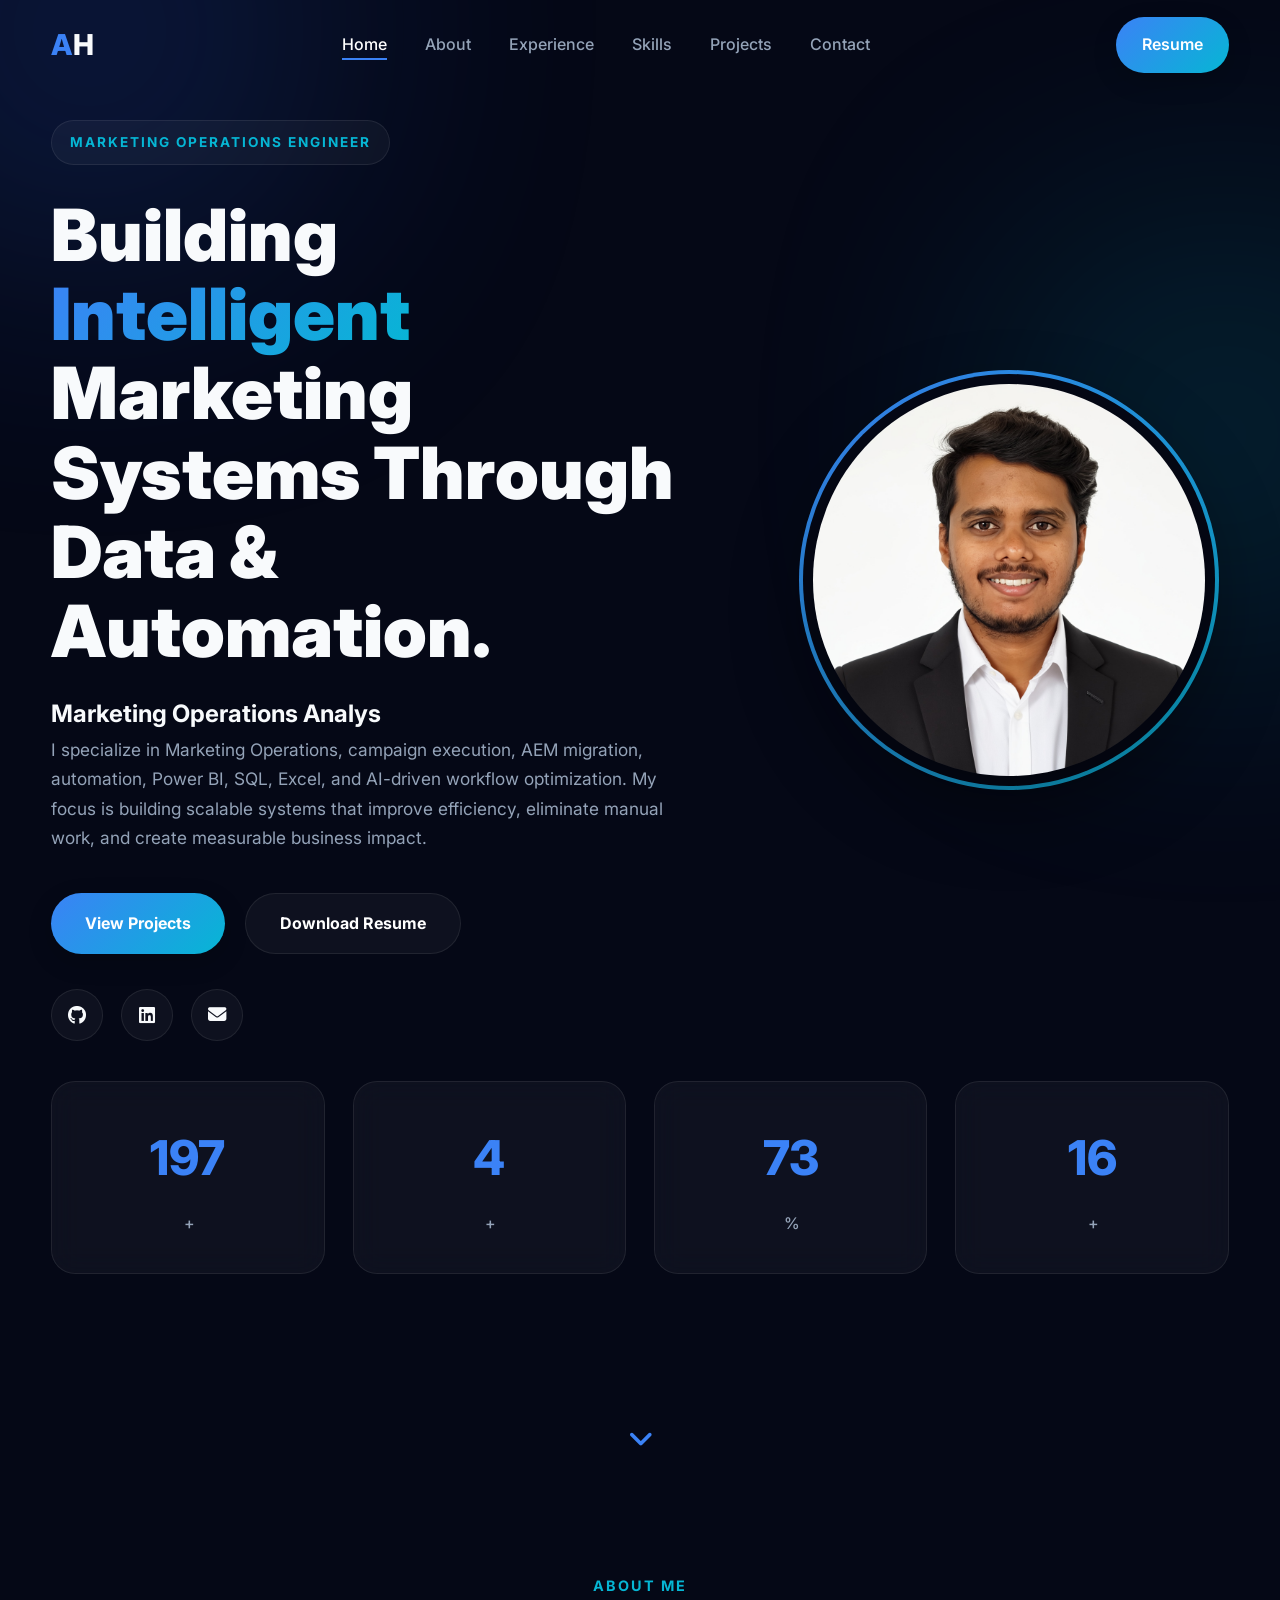
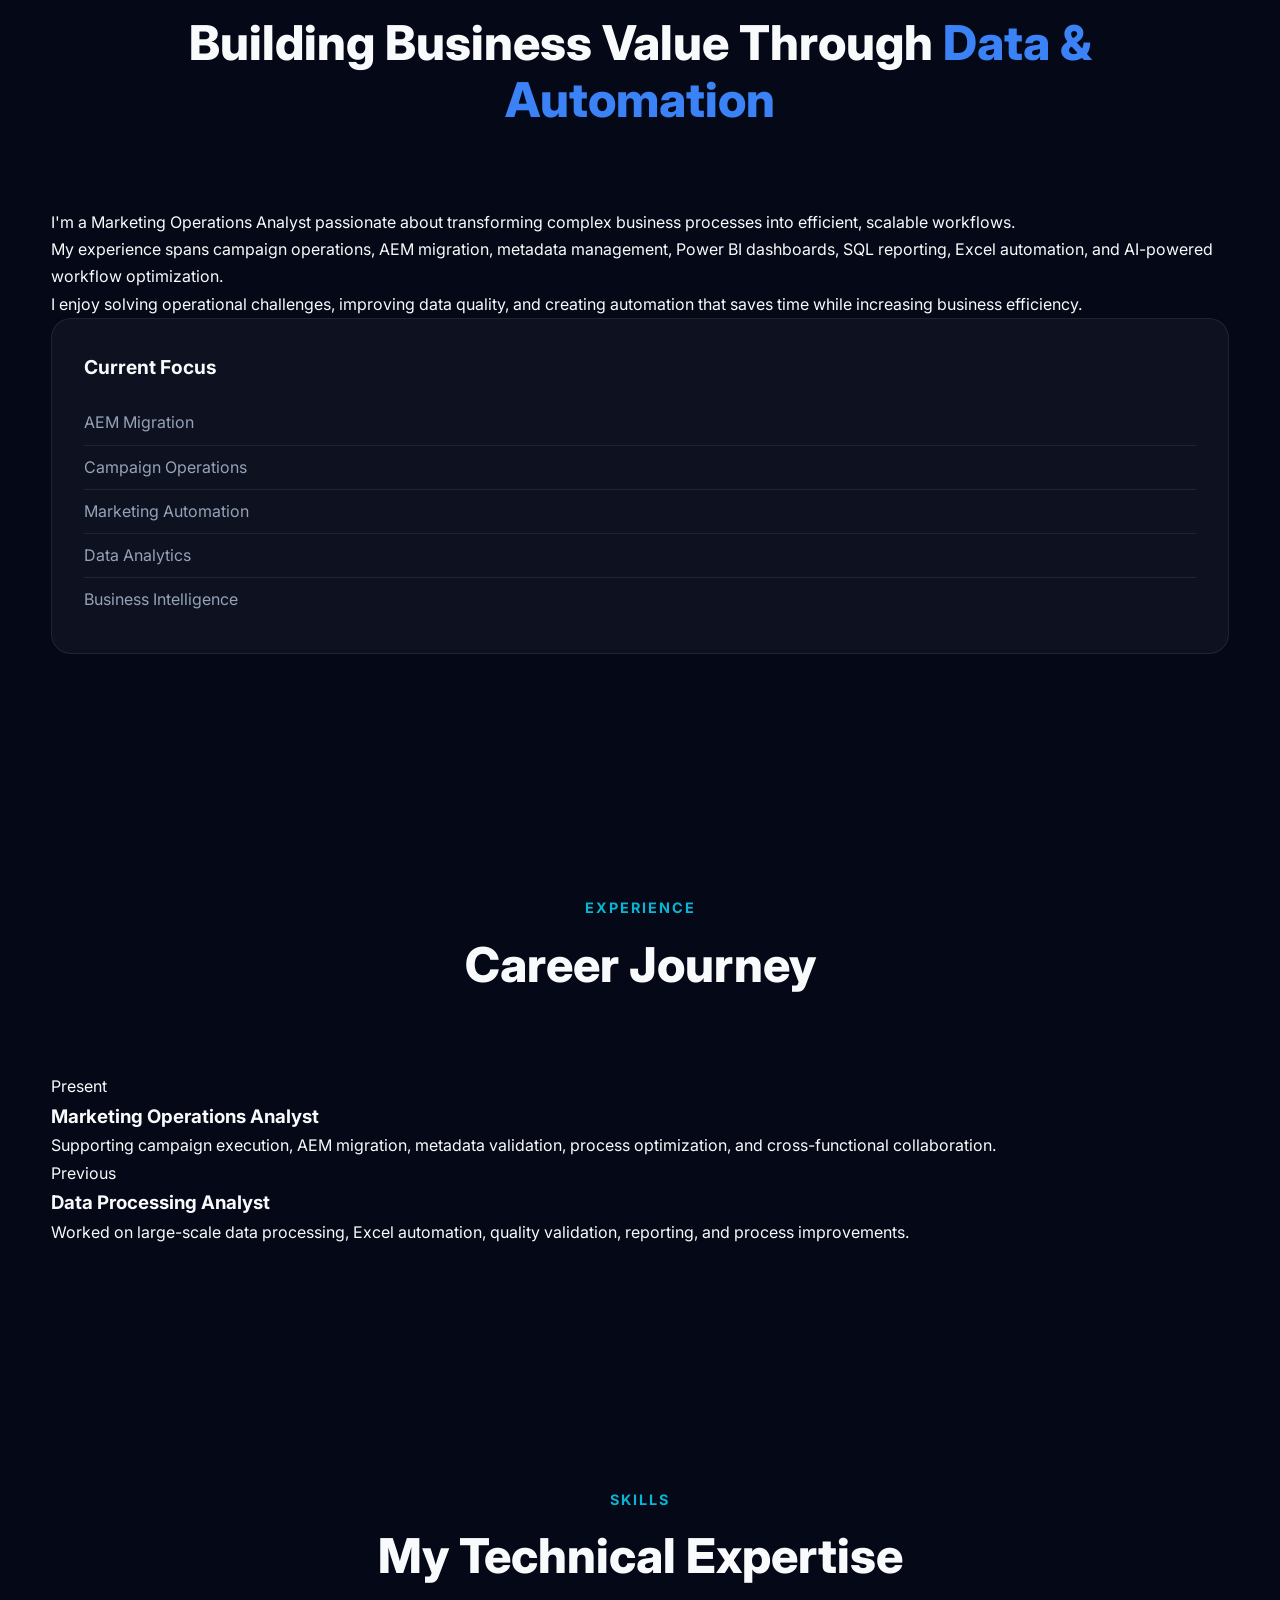
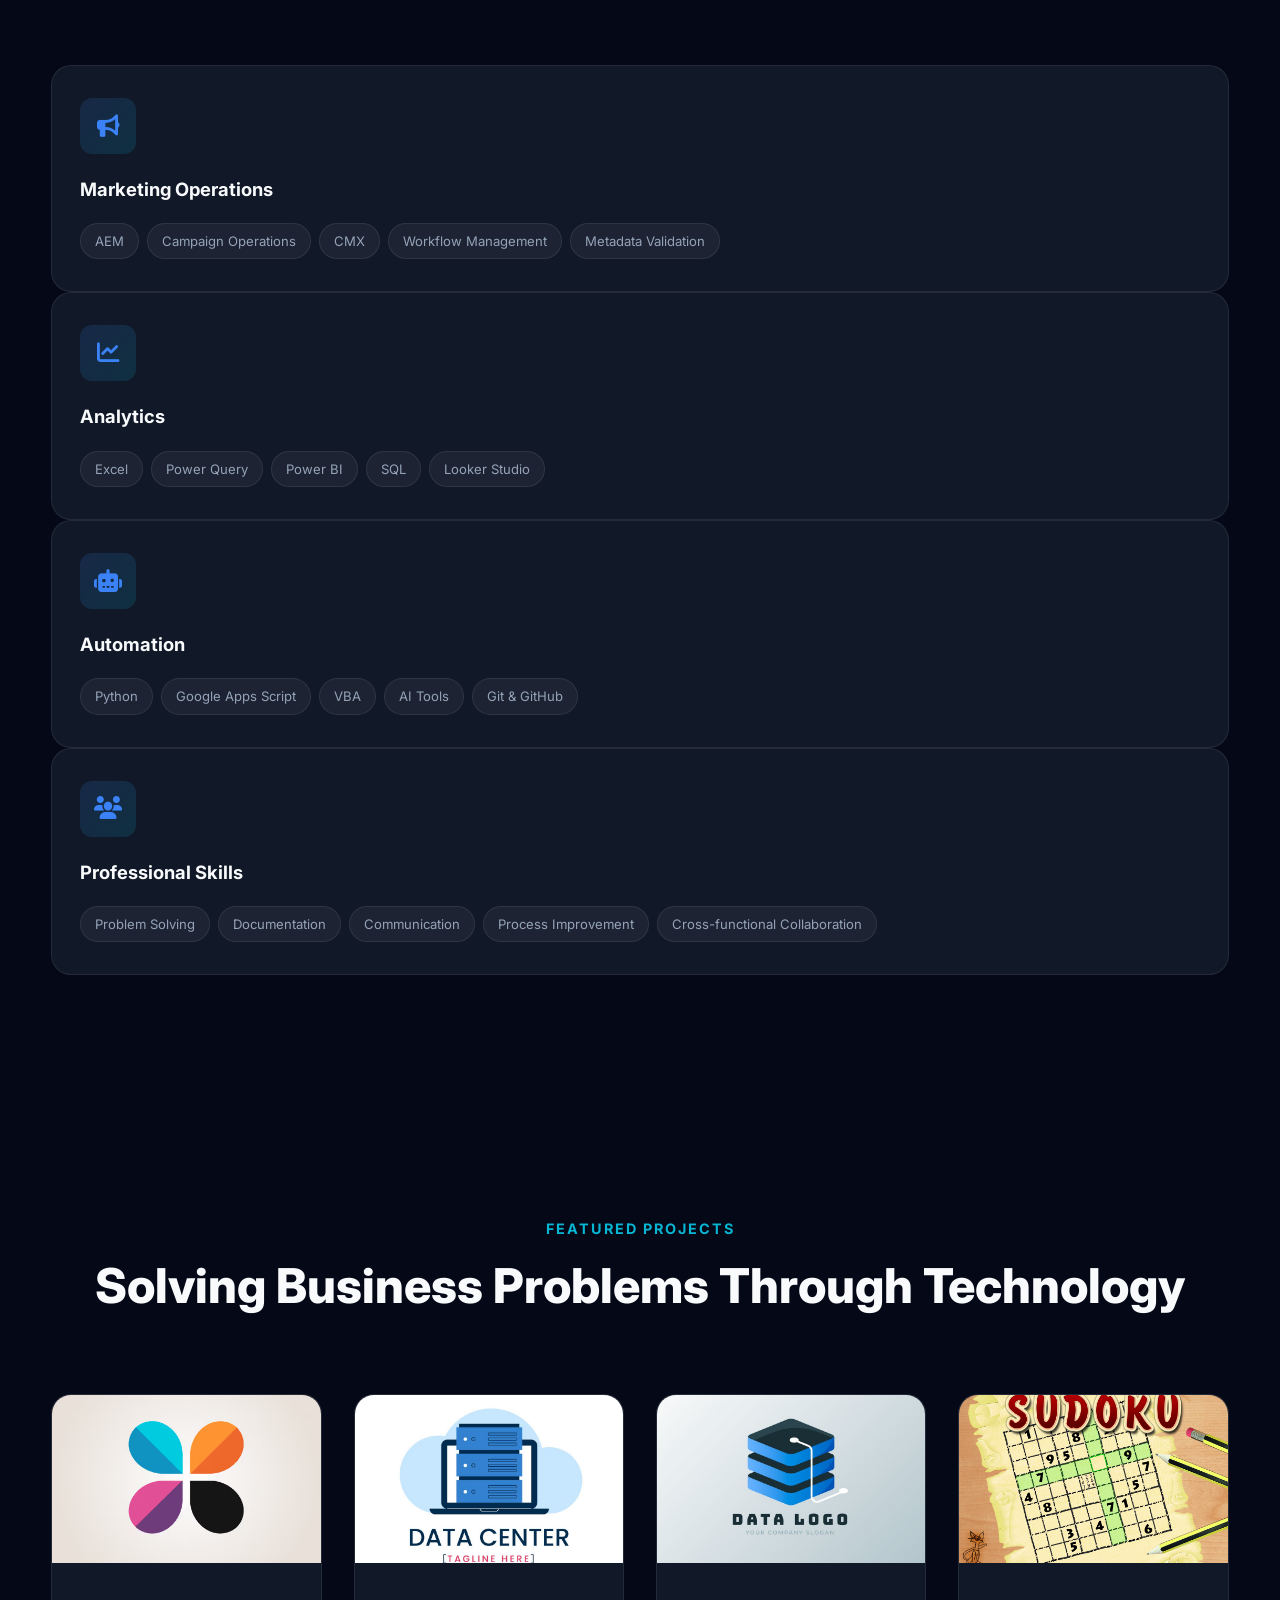
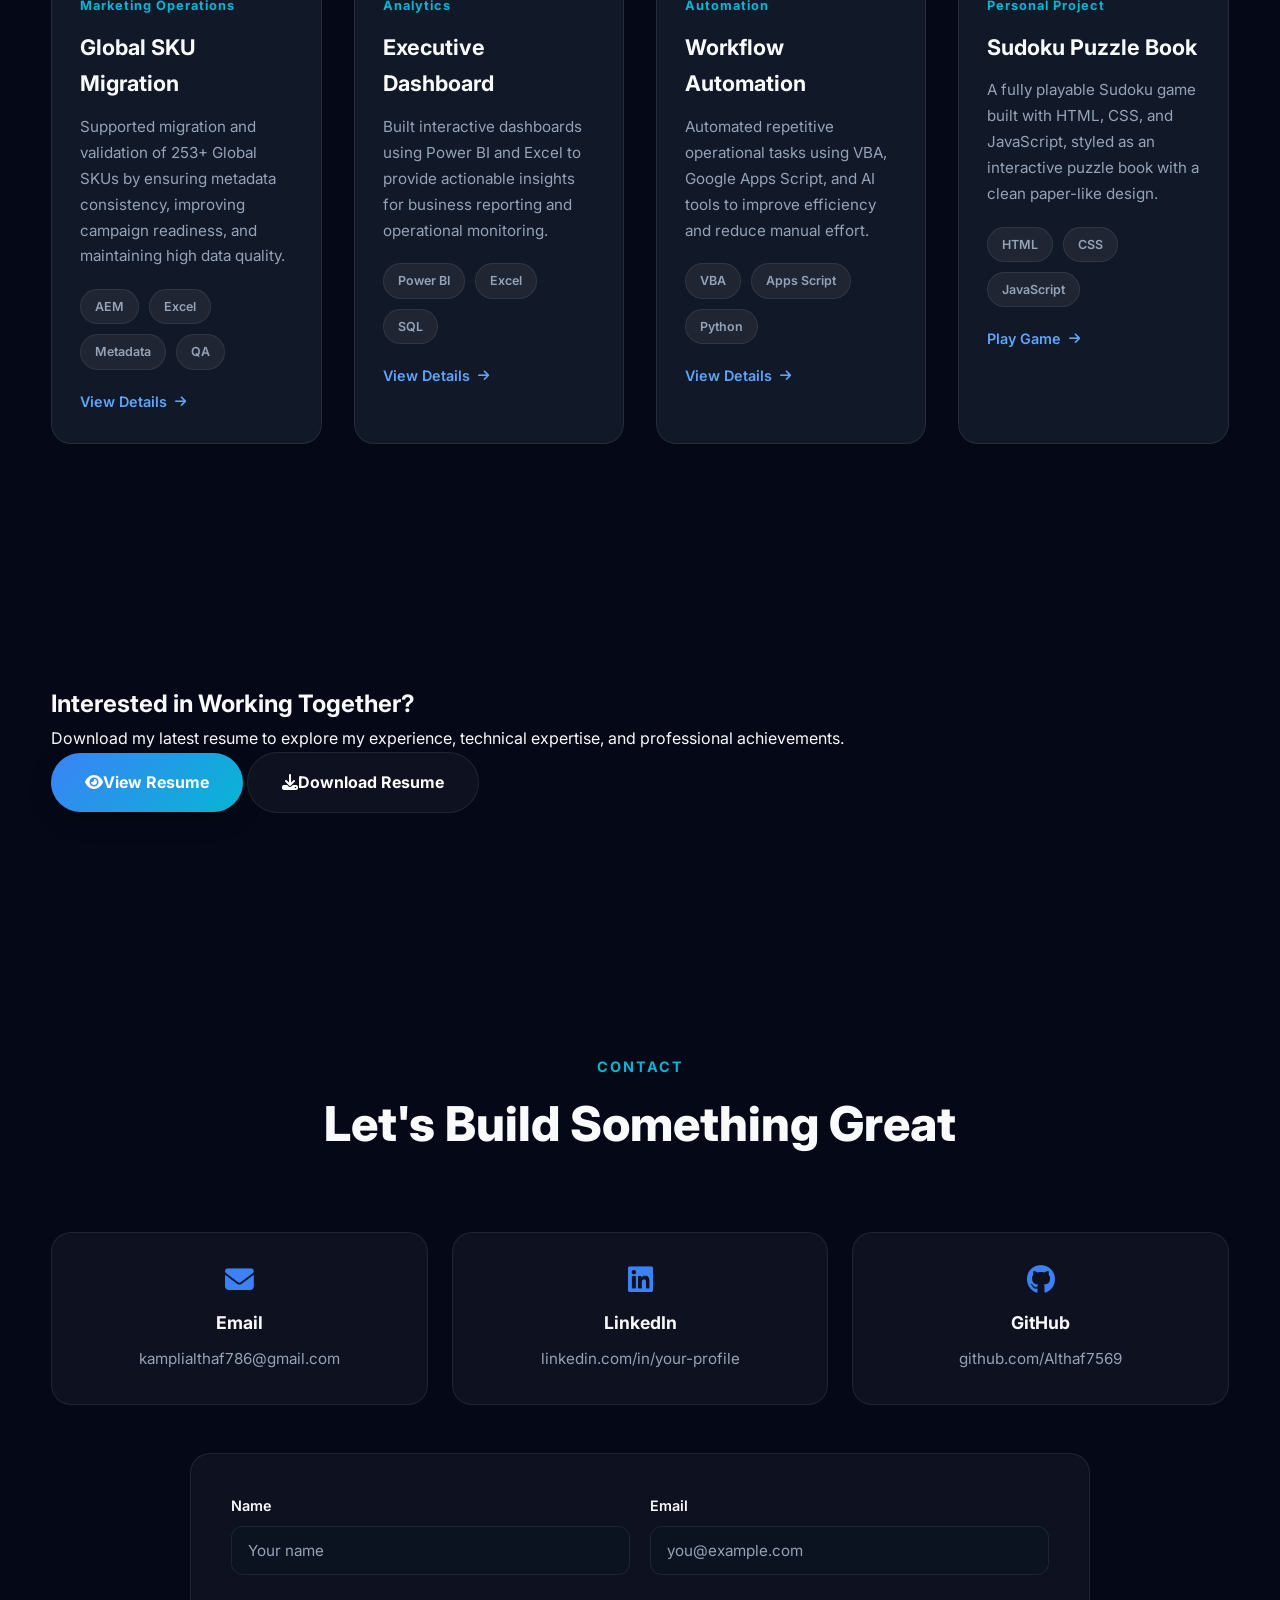
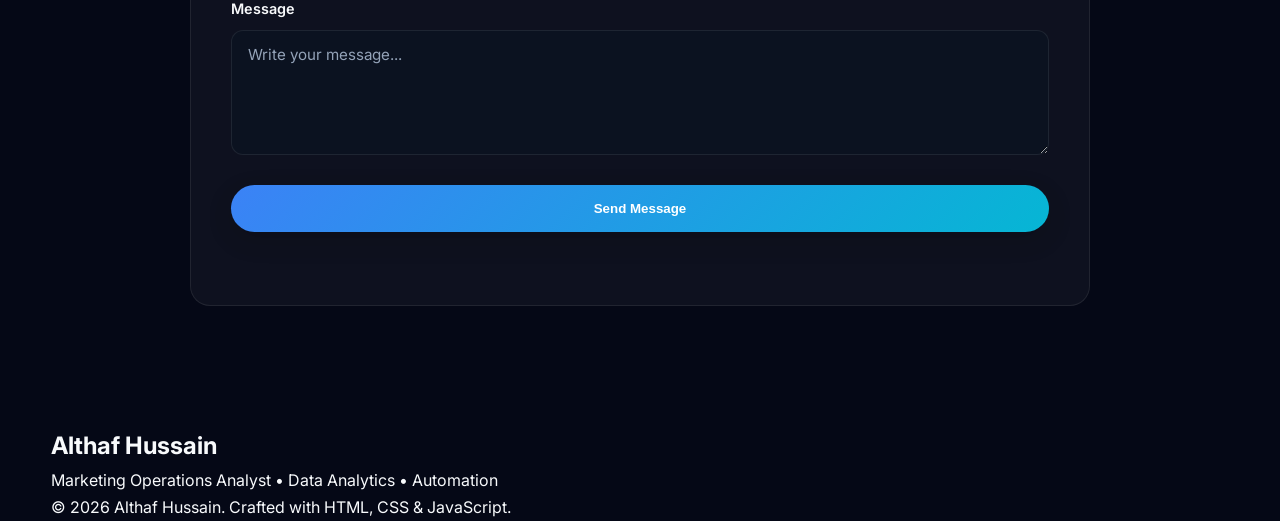
<file: index.html>
<!DOCTYPE html>
<html lang="en">

<head>

    <meta charset="UTF-8">

    <meta name="viewport"
          content="width=device-width, initial-scale=1.0">

    <title>
        Althaf Hussain | Marketing Operations Engineer
    </title>

    <meta
        name="description"
        content="Marketing Operations Analyst specializing in Automation, Data Analytics, AEM Migration, Power BI, SQL and AI-driven workflow optimization.">

    <meta
        name="keywords"
        content="Marketing Operations, Data Analyst, Power BI, SQL, Excel, AEM, Automation">

    <meta
        name="author"
        content="Althaf Hussain">

    <link
        rel="preconnect"
        href="https://fonts.googleapis.com">

    <link
        rel="preconnect"
        href="https://fonts.gstatic.com"
        crossorigin>

    <link
        href="https://fonts.googleapis.com/css2?family=Inter:wght@300;400;500;600;700;800;900&display=swap"
        rel="stylesheet">

    <link
        rel="stylesheet"
        href="https://cdnjs.cloudflare.com/ajax/libs/font-awesome/6.6.0/css/all.min.css">

    <link
        rel="stylesheet"
        href="assets/css/style.css">

</head>

<body>

    <!-- ====================================== -->
    <!-- Background -->
    <!-- ====================================== -->

    <div class="background-blur blur-one"></div>

    <div class="background-blur blur-two"></div>

    <!-- ====================================== -->
    <!-- Navigation -->
    <!-- ====================================== -->

    <header>

        <nav class="navbar">

            <div class="container nav-container">

                <a href="#home" class="logo">

                    <span>A</span>H

                </a>

                <ul class="nav-menu">

                    <li>
                        <a href="#home">
                            Home
                        </a>
                    </li>

                    <li>
                        <a href="#about">
                            About
                        </a>
                    </li>

                    <li>
                        <a href="#experience">
                            Experience
                        </a>
                    </li>

                    <li>
                        <a href="#skills">
                            Skills
                        </a>
                    </li>

                    <li>
                        <a href="#projects">
                            Projects
                        </a>
                    </li>

                    <li>
                        <a href="#contact">
                            Contact
                        </a>
                    </li>

                </ul>

                <a
                    href="resume/resume.pdf"
                    class="resume-btn"
                    target="_blank" rel="noopener noreferrer">

                    Resume

                </a>

                <button
                    class="nav-toggle"
                    id="navToggle"
                    aria-label="Toggle navigation menu"
                    aria-expanded="false">

                    <i class="fas fa-bars"></i>

                </button>

            </div>

        </nav>

    </header>

    <!-- ====================================== -->
    <!-- Hero -->
    <!-- ====================================== -->

    <section
        id="home"
        class="hero">

        <div class="container hero-container">

            <!-- LEFT -->

            <div class="hero-left">

                <span class="hero-tag">

                    MARKETING OPERATIONS ENGINEER

                </span>

                <h1>

                    Building
                    <span>
                        Intelligent
                    </span>

                    Marketing Systems
                    Through

                    Data &
                    Automation.

                </h1>

                <h2>

                    <span id="typing"></span>

                </h2>

                <p>

                    I specialize in Marketing Operations,
                    campaign execution,
                    AEM migration,
                    automation,
                    Power BI,
                    SQL,
                    Excel,
                    and AI-driven workflow optimization.

                    My focus is building scalable systems
                    that improve efficiency,
                    eliminate manual work,
                    and create measurable business impact.

                </p>

                <div class="hero-buttons">

                    <a
                        href="#projects"
                        class="btn-primary">

                        View Projects

                    </a>

                    <a
                        href="resume/resume.pdf"
                        class="btn-secondary"
                        download>

                        Download Resume

                    </a>

                </div>

                <div class="social-links">

                    <a
                        href="https://github.com/Althaf7569"
                        target="_blank"
                        rel="noopener noreferrer"
                        aria-label="GitHub profile">

                        <i class="fab fa-github"></i>

                    </a>

                    <!-- TODO: replace with your real LinkedIn URL -->
                    <a
                        href="https://linkedin.com/in/your-profile"
                        target="_blank"
                        rel="noopener noreferrer"
                        aria-label="LinkedIn profile">

                        <i class="fab fa-linkedin"></i>

                    </a>

                    <a
                        href="mailto:kamplialthaf786@gmail.com">

                        <i class="fas fa-envelope"></i>

                    </a>

                </div>

            </div>

            <!-- RIGHT -->

            <div class="hero-right">

                <div class="profile-wrapper">

                    <div class="profile-ring"></div>

                    <img
                        src="assets/images/profile.jpg"
                        alt="Althaf Hussain">

                </div>

            </div>

        </div>

    </section>

    <!-- ====================================== -->
    <!-- Hero Statistics -->
    <!-- ====================================== -->

    <section class="hero-stats">

        <div class="container stats-grid">

            <div class="stat-card reveal">

                <h3 class="counter" data-target="253">0</h3>
                <span class="symbol">+</span>

            </div>

            <div class="stat-card reveal">

                <h3 class="counter" data-target="4">0</h3>
                <span class="symbol">+</span>

            </div>

            <div class="stat-card reveal">

                <h3 class="counter" data-target="93">0</h3>
                <span class="symbol">%</span>

            </div>

            <div class="stat-card reveal">

                <h3 class="counter" data-target="20">0</h3>
                <span class="symbol">+</span>

            </div>

        </div>

    </section>
     <div class="scroll-indicator">
        <i class="fas fa-angle-down"></i>
     </div>

    <!-- ====================================== -->
    <!-- ABOUT STARTS HERE -->
    <!-- PART 2 CONTINUES -->
    <!-- ====================================== -->

    <!-- ====================================== -->
    <!-- ABOUT -->
    <!-- ====================================== -->

    <section id="about" class="about section">

        <div class="container">

            <div class="section-heading">

                <span class="section-tag">
                    ABOUT ME
                </span>

                <h2>
                    Building Business Value Through
                    <span>Data & Automation</span>
                </h2>

            </div>

            <div class="about-grid">

                <div class="about-left">

                    <p class="about-intro">

                        I'm a Marketing Operations Analyst passionate about
                        transforming complex business processes into efficient,
                        scalable workflows.

                    </p>

                    <p>

                        My experience spans campaign operations,
                        AEM migration,
                        metadata management,
                        Power BI dashboards,
                        SQL reporting,
                        Excel automation,
                        and AI-powered workflow optimization.

                    </p>

                    <p>

                        I enjoy solving operational challenges,
                        improving data quality,
                        and creating automation that saves time while
                        increasing business efficiency.

                    </p>

                </div>

                <div class="about-right">

                    <div class="about-card">

                        <h3>
                            Current Focus
                        </h3>

                        <ul>

                            <li>AEM Migration</li>

                            <li>Campaign Operations</li>

                            <li>Marketing Automation</li>

                            <li>Data Analytics</li>

                            <li>Business Intelligence</li>

                        </ul>

                    </div>

                </div>

            </div>

        </div>

    </section>



    <!-- ====================================== -->
    <!-- EXPERIENCE -->
    <!-- ====================================== -->

    <section id="experience" class="experience section">

        <div class="container">

            <div class="section-heading">

                <span class="section-tag">

                    EXPERIENCE

                </span>

                <h2>

                    Career Journey

                </h2>

            </div>

            <div class="timeline">

                <!-- ITEM -->

                <div class="timeline-item">

                    <div class="timeline-dot"></div>

                    <div class="timeline-content">

                        <span class="timeline-year">

                            Present

                        </span>

                        <h3>

                            Marketing Operations Analyst

                        </h3>

                        <p>

                            Supporting campaign execution,
                            AEM migration,
                            metadata validation,
                            process optimization,
                            and cross-functional collaboration.

                        </p>

                    </div>

                </div>

                <!-- ITEM -->

                <div class="timeline-item">

                    <div class="timeline-dot"></div>

                    <div class="timeline-content">

                        <span class="timeline-year">

                            Previous

                        </span>

                        <h3>

                            Data Processing Analyst

                        </h3>

                        <p>

                            Worked on large-scale data processing,
                            Excel automation,
                            quality validation,
                            reporting,
                            and process improvements.

                        </p>

                    </div>

                </div>

            </div>

        </div>

    </section>



    <!-- ====================================== -->
    <!-- SKILLS -->
    <!-- ====================================== -->

    <section id="skills" class="skills section">

        <div class="container">

            <div class="section-heading">

                <span class="section-tag">

                    SKILLS

                </span>

                <h2>

                    My Technical Expertise

                </h2>

            </div>

              <div class="skill-card">
                    <div class="skill-icon"><i class="fas fa-bullhorn"></i></div>
                    <h3>Marketing Operations</h3>

                    <ul>

                        <li>AEM</li>

                        <li>Campaign Operations</li>

                        <li>CMX</li>

                        <li>Workflow Management</li>

                        <li>Metadata Validation</li>

                    </ul>

                </div>

                <div class="skill-card">

                    <div class="skill-icon"><i class="fas fa-chart-line"></i></div>
                    <h3>Analytics</h3>

                    <ul>

                        <li>Excel</li>

                        <li>Power Query</li>

                        <li>Power BI</li>

                        <li>SQL</li>

                        <li>Looker Studio</li>

                    </ul>

                </div>

                <div class="skill-card">

                    <div class="skill-icon"><i class="fas fa-robot"></i></div>
                    <h3>Automation</h3>

                    <ul>

                        <li>Python</li>

                        <li>Google Apps Script</li>

                        <li>VBA</li>

                        <li>AI Tools</li>

                        <li>Git & GitHub</li>

                    </ul>

                </div>

                <div class="skill-card">

                    <div class="skill-icon"><i class="fas fa-users"></i></div>
                    <h3>Professional Skills</h3>

                    <ul>

                        <li>Problem Solving</li>

                        <li>Documentation</li>

                        <li>Communication</li>

                        <li>Process Improvement</li>

                        <li>Cross-functional Collaboration</li>

                    </ul>

                </div>

            </div>

        </div>

    </section>



    <!-- ====================================== -->
    <!-- PROJECTS START HERE -->
    <!-- PART 3 CONTINUES -->
    <!-- ====================================== -->
    <!-- ====================================== -->
    <!-- PROJECTS -->
    <!-- ====================================== -->

    <section id="projects" class="projects section">

        <div class="container">

            <div class="section-heading">

                <span class="section-tag">

                    FEATURED PROJECTS

                </span>

                <h2>

                    Solving Business Problems
                    Through Technology

                </h2>

            </div>

            <div class="projects-grid">

                <!-- Project 1 -->

                <article class="project-card">

                    <div class="project-image">

                        <img src="assets/images/project1.png"
                             alt="AEM Migration"
                             loading="lazy">

                    </div>

                    <div class="project-content">

                        <span class="project-category">

                            Marketing Operations

                        </span>

                        <h3>

                            Global SKU Migration

                        </h3>

                        <p>

                            Supported migration and validation of
                            253+ Global SKUs by ensuring metadata
                            consistency, improving campaign readiness,
                            and maintaining high data quality.

                        </p>

                        <div class="tech-stack">

                            <span>AEM</span>

                            <span>Excel</span>

                            <span>Metadata</span>

                            <span>QA</span>

                        </div>

                        <!-- TODO: add a real link if this project has a repo/demo -->
                        <a href="#" class="project-link">
                            View Details <i class="fas fa-arrow-right"></i>
                        </a>

                    </div>

                </article>

                <!-- Project 2 -->

                <article class="project-card">

                    <div class="project-image">

                        <img src="assets/images/project2.jpg"
                             alt="Dashboard"
                             loading="lazy">

                    </div>

                    <div class="project-content">

                        <span class="project-category">

                            Analytics

                        </span>

                        <h3>

                            Executive Dashboard

                        </h3>

                        <p>

                            Built interactive dashboards using
                            Power BI and Excel to provide
                            actionable insights for business
                            reporting and operational monitoring.

                        </p>

                        <div class="tech-stack">

                            <span>Power BI</span>

                            <span>Excel</span>

                            <span>SQL</span>

                        </div>

                        <!-- TODO: add a real link if this project has a repo/demo -->
                        <a href="#" class="project-link">
                            View Details <i class="fas fa-arrow-right"></i>
                        </a>

                    </div>

                </article>

                <!-- Project 3 -->

                <article class="project-card">

                    <div class="project-image">

                        <img src="assets/images/project3.jpg"
                             alt="Automation"
                             loading="lazy">

                    </div>

                    <div class="project-content">

                        <span class="project-category">

                            Automation

                        </span>

                        <h3>

                            Workflow Automation

                        </h3>

                        <p>

                            Automated repetitive operational
                            tasks using VBA, Google Apps Script,
                            and AI tools to improve efficiency
                            and reduce manual effort.

                        </p>

                        <div class="tech-stack">

                            <span>VBA</span>

                            <span>Apps Script</span>

                            <span>Python</span>

                        </div>

                        <!-- TODO: add a real link if this project has a repo/demo -->
                        <a href="#" class="project-link">
                            View Details <i class="fas fa-arrow-right"></i>
                        </a>

                    </div>

                </article>

                <!-- Project 4 -->
                <article class="project-card">
                    <div class="project-image">
                        <img src="assets/images/project4.png" alt="Sudoku Game" loading="lazy">
                    </div>
                    <div class="project-content">
                        <span class="project-category">Personal Project</span>
                        <h3>Sudoku Puzzle Book</h3>
                        <p>
                            A fully playable Sudoku game built with HTML, CSS, and JavaScript,
                            styled as an interactive puzzle book with a clean paper-like design.
                        </p>
                        <div class="tech-stack">
                            <span>HTML</span>
                            <span>CSS</span>
                            <span>JavaScript</span>
                        </div>
                        <a href="projects/sudoku.html" class="project-link" target="_blank" rel="noopener noreferrer">
                            Play Game <i class="fas fa-arrow-right"></i>
                        </a>
                    </div>
                </article>

            </div>

        </div>

    </section>



    <!-- ====================================== -->
    <!-- RESUME -->
    <!-- ====================================== -->

    <section class="resume section">

        <div class="container resume-container">

            <div>

                <h2>

                    Interested in Working Together?

                </h2>

                <p>

                    Download my latest resume to explore
                    my experience, technical expertise,
                    and professional achievements.

                </p>

            </div>

            <div class="resume/resume.pdf">

             <a href="resume/resume.pdf"
               class="btn-primary"
               target="_blank" rel="noopener noreferrer">
               <i class="fas fa-eye"></i> View Resume
            </a>
            <a href="resume/resume.pdf"
                class="btn-secondary"
                download>
                <i class="fas fa-download"></i> Download Resume
            </a>

        </div>

    </section>



    <!-- ====================================== -->
    <!-- CONTACT -->
    <!-- ====================================== -->

    <section id="contact" class="contact section">

        <div class="container">

            <div class="section-heading">

                <span class="section-tag">

                    CONTACT

                </span>

                <h2>

                    Let's Build Something Great

                </h2>

            </div>

            <div class="contact-grid">

                <div class="contact-card">

                    <i class="fas fa-envelope"></i>

                    <h3>

                        Email

                    </h3>

                    <p>

                        kamplialthaf786@gmail.com

                    </p>

                </div>

                <div class="contact-card">

                    <i class="fab fa-linkedin"></i>

                    <h3>

                        LinkedIn

                    </h3>

                    <!-- TODO: replace with your real LinkedIn URL -->
                    <p>

                        <a href="https://linkedin.com/in/your-profile" target="_blank" rel="noopener noreferrer">linkedin.com/in/your-profile</a>

                    </p>

                </div>

                <div class="contact-card">

                    <i class="fab fa-github"></i>

                    <h3>

                        GitHub

                    </h3>

                    <p>

                        github.com/Althaf7569

                    </p>

                </div>

            </div>

            <form id="contactForm" class="contact-form">

                <div class="form-row">

                    <div class="form-group">

                        <label for="cf-name">Name</label>

                        <input type="text" id="cf-name" name="name" placeholder="Your name" required>

                    </div>

                    <div class="form-group">

                        <label for="cf-email">Email</label>

                        <input type="email" id="cf-email" name="email" placeholder="you@example.com" required>

                    </div>

                </div>

                <div class="form-group">

                    <label for="cf-message">Message</label>

                    <textarea id="cf-message" name="message" rows="5" placeholder="Write your message..." required></textarea>

                </div>

                <button type="submit" class="btn-primary" id="cf-submit">

                    <span class="cf-btn-text">Send Message</span>

                </button>

                <p id="cf-status" class="cf-status"></p>

            </form>

        </div>

    </section>



    <!-- ====================================== -->
    <!-- FOOTER -->
    <!-- ====================================== -->

    <footer>

        <div class="container footer-content">

            <h2>

                Althaf Hussain

            </h2>

            <p>

                Marketing Operations Analyst • Data Analytics • Automation

            </p>

            <p>

                © 2026 Althaf Hussain.
                Crafted with HTML, CSS & JavaScript.

            </p>

        </div>

    </footer>



    <script src="assets/js/script.js"></script>

</body>

</html>
</file>
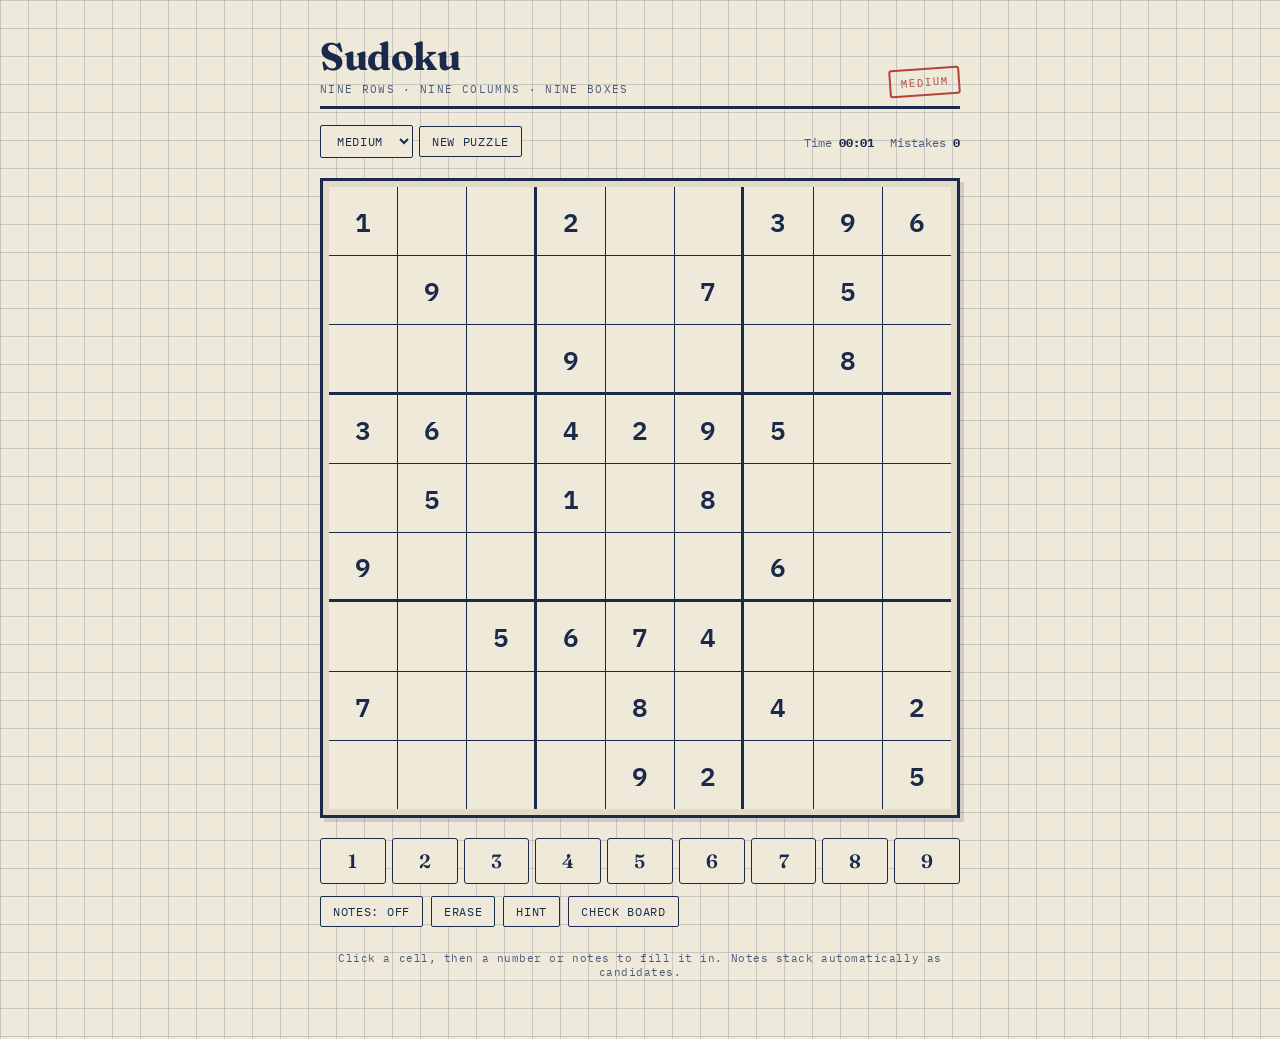
<file: projects/sudoku.html>
<!DOCTYPE html>
<html lang="en">
<head>
<meta charset="UTF-8">
<meta name="viewport" content="width=device-width, initial-scale=1.0">
<title>Sudoku — Puzzle Book</title>
<link rel="preconnect" href="https://fonts.googleapis.com">
<link href="https://fonts.googleapis.com/css2?family=Fraunces:opsz,wght@9..144,400;9..144,600;9..144,700&family=IBM+Plex+Mono:wght@400;500;600;700&family=Inter:wght@400;500;600;700&display=swap" rel="stylesheet">
<style>
  :root{
    --paper: #efe9da;
    --paper-dark: #e2dac4;
    --ink: #1b2a4a;
    --ink-soft: #4a5b7c;
    --graphite: #4a4a4a;
    --red: #b5433a;
    --gold: #ab8a2c;
    --sage: #8fa88e;
    --sage-light: #dde6da;
    --line-thin: rgba(27,42,74,0.18);
    --line-thick: #1b2a4a;
    --shadow: 0 1px 0 rgba(27,42,74,0.06);
  }
  *{box-sizing:border-box;}
  body{
    margin:0;
    min-height:100vh;
    background:
      linear-gradient(var(--line-thin) 1px, transparent 1px) 0 0/28px 28px,
      linear-gradient(90deg, var(--line-thin) 1px, transparent 1px) 0 0/28px 28px,
      var(--paper);
    font-family:'Inter', sans-serif;
    color:var(--ink);
    display:flex;
    justify-content:center;
    padding:32px 16px 60px;
  }
  .sheet{
    width:100%;
    max-width:640px;
  }
  .masthead{
    display:flex;
    justify-content:space-between;
    align-items:flex-end;
    border-bottom:3px solid var(--ink);
    padding-bottom:10px;
    margin-bottom:6px;
  }
  .masthead h1{
    font-family:'Fraunces', serif;
    font-weight:700;
    font-size:2.4rem;
    letter-spacing:-0.01em;
    margin:0;
  }
  .masthead .sub{
    font-family:'IBM Plex Mono', monospace;
    font-size:0.7rem;
    letter-spacing:0.12em;
    text-transform:uppercase;
    color:var(--ink-soft);
    margin-top:2px;
  }
  .stamp{
    font-family:'IBM Plex Mono', monospace;
    font-size:0.68rem;
    letter-spacing:0.08em;
    text-transform:uppercase;
    border:2px solid var(--red);
    color:var(--red);
    padding:5px 10px;
    transform:rotate(-4deg);
    border-radius:3px;
    white-space:nowrap;
  }
  .toolbar{
    display:flex;
    gap:8px;
    flex-wrap:wrap;
    align-items:center;
    justify-content:space-between;
    margin:16px 0 20px;
    font-family:'IBM Plex Mono', monospace;
  }
  .toolbar-group{display:flex;gap:6px;flex-wrap:wrap;align-items:center;}
  select, button.pill{
    font-family:'IBM Plex Mono', monospace;
    font-size:0.72rem;
    letter-spacing:0.06em;
    text-transform:uppercase;
    background:var(--paper);
    border:1.5px solid var(--ink);
    color:var(--ink);
    padding:7px 12px;
    border-radius:2px;
    cursor:pointer;
    transition:transform 0.08s ease, background 0.15s ease;
  }
  button.pill:hover, select:hover{background:var(--sage-light);}
  button.pill:active{transform:translateY(1px);}
  button.pill.active{background:var(--ink);color:var(--paper);}
  .stats{
    display:flex;
    gap:16px;
    font-family:'IBM Plex Mono', monospace;
    font-size:0.78rem;
    color:var(--ink-soft);
  }
  .stats b{color:var(--ink);}

  .board-wrap{
    position:relative;
    background:var(--paper-dark);
    border:3px solid var(--ink);
    padding:6px;
    box-shadow: 4px 4px 0 rgba(27,42,74,0.15);
  }
  .board{
    display:grid;
    grid-template-columns:repeat(9,1fr);
    grid-template-rows:repeat(9,1fr);
    aspect-ratio:1/1;
    background:var(--ink);
    gap:1px;
  }
  .cell{
    background:var(--paper);
    display:flex;
    align-items:center;
    justify-content:center;
    position:relative;
    font-family:'IBM Plex Mono', monospace;
    font-size:clamp(16px, 3.6vw, 26px);
    cursor:pointer;
    user-select:none;
    color:var(--graphite);
  }
  .cell.given{color:var(--ink);font-weight:600;}
  .cell.user{color:var(--gold);font-weight:500;}
  .cell.error{color:var(--red);}
  .cell.selected{background:var(--sage);}
  .cell.peer{background:var(--sage-light);}
  .cell.same-num{background:#d9cfa8;}
  .cell:nth-child(3n){border-right:2px solid var(--ink);}
  .cell:nth-child(9n){border-right:none;}
  .row-3n .cell, .cell.thick-bottom{border-bottom:2px solid var(--ink);}

  .notes{
    position:absolute;
    inset:0;
    display:grid;
    grid-template-columns:repeat(3,1fr);
    grid-template-rows:repeat(3,1fr);
    pointer-events:none;
  }
  .notes span{
    font-family:'IBM Plex Mono', monospace;
    font-size:clamp(7px,1.5vw,10px);
    color:var(--ink-soft);
    display:flex;
    align-items:center;
    justify-content:center;
  }

  .controls{
    margin-top:20px;
    display:flex;
    flex-direction:column;
    gap:12px;
  }
  .numpad{
    display:grid;
    grid-template-columns:repeat(9,1fr);
    gap:6px;
  }
  .numpad button{
    font-family:'Fraunces', serif;
    font-weight:600;
    font-size:1.2rem;
    background:var(--paper);
    border:1.5px solid var(--ink);
    color:var(--ink);
    padding:10px 0;
    border-radius:3px;
    cursor:pointer;
    transition:background 0.15s ease, transform 0.08s ease;
  }
  .numpad button:hover{background:var(--sage-light);}
  .numpad button:active{transform:translateY(1px);}
  .numpad button:disabled{opacity:0.25;cursor:default;}

  .action-row{
    display:flex;
    gap:8px;
    flex-wrap:wrap;
  }

  .toast{
    margin-top:16px;
    padding:14px 16px;
    border:2px solid var(--sage);
    background:var(--sage-light);
    font-family:'IBM Plex Mono', monospace;
    font-size:0.85rem;
    display:none;
    align-items:center;
    gap:10px;
  }
  .toast.show{display:flex;}
  .toast .big{
    font-family:'Fraunces', serif;
    font-weight:700;
    font-size:1.1rem;
    color:var(--ink);
  }

  footer{
    margin-top:24px;
    font-family:'IBM Plex Mono', monospace;
    font-size:0.68rem;
    color:var(--ink-soft);
    text-align:center;
    letter-spacing:0.05em;
  }

  @media (max-width: 420px){
    .masthead h1{font-size:1.7rem;}
    .numpad button{font-size:1rem;padding:8px 0;}
  }
</style>
</head>
<body>
<div class="sheet">
  <div class="masthead">
    <div>
      <h1>Sudoku</h1>
      <div class="sub">Nine rows · nine columns · nine boxes</div>
    </div>
    <div class="stamp" id="difficultyStamp">Medium</div>
  </div>

  <div class="toolbar">
    <div class="toolbar-group">
      <select id="difficultySelect">
        <option value="easy">Easy</option>
        <option value="medium" selected>Medium</option>
        <option value="hard">Hard</option>
      </select>
      <button class="pill" id="newGameBtn">New Puzzle</button>
    </div>
    <div class="stats">
      <span>Time <b id="timer">00:00</b></span>
      <span>Mistakes <b id="mistakes">0</b></span>
    </div>
  </div>

  <div class="board-wrap">
    <div class="board" id="board"></div>
  </div>

  <div class="controls">
    <div class="numpad" id="numpad"></div>
    <div class="action-row">
      <button class="pill" id="notesBtn">Notes: Off</button>
      <button class="pill" id="eraseBtn">Erase</button>
      <button class="pill" id="hintBtn">Hint</button>
      <button class="pill" id="checkBtn">Check Board</button>
    </div>
  </div>

  <div class="toast" id="toast">
    <span class="big">Solved!</span>
    <span id="toastMsg"></span>
  </div>

  <footer>Click a cell, then a number or notes to fill it in. Notes stack automatically as candidates.</footer>
</div>

<script>
(function(){
  const N = 9;
  let solution = [];
  let puzzle = [];
  let board = [];
  let given = [];
  let notes = [];
  let selected = null;
  let notesMode = false;
  let timerInterval = null;
  let seconds = 0;
  let mistakes = 0;
  let solved = false;

  const boardEl = document.getElementById('board');
  const numpadEl = document.getElementById('numpad');
  const timerEl = document.getElementById('timer');
  const mistakesEl = document.getElementById('mistakes');
  const notesBtn = document.getElementById('notesBtn');
  const toast = document.getElementById('toast');
  const toastMsg = document.getElementById('toastMsg');
  const difficultyStamp = document.getElementById('difficultyStamp');

  // ---------- Sudoku generation ----------
  function emptyGrid(){
    return Array.from({length:N}, () => Array(N).fill(0));
  }

  function shuffle(arr){
    for(let i = arr.length - 1; i > 0; i--){
      const j = Math.floor(Math.random() * (i + 1));
      [arr[i], arr[j]] = [arr[j], arr[i]];
    }
    return arr;
  }

  function isValid(grid, row, col, num){
    for(let i = 0; i < N; i++){
      if(grid[row][i] === num) return false;
      if(grid[i][col] === num) return false;
    }
    const br = Math.floor(row / 3) * 3, bc = Math.floor(col / 3) * 3;
    for(let r = br; r < br + 3; r++)
      for(let c = bc; c < bc + 3; c++)
        if(grid[r][c] === num) return false;
    return true;
  }

  function fillGrid(grid){
    for(let r = 0; r < N; r++){
      for(let c = 0; c < N; c++){
        if(grid[r][c] === 0){
          const nums = shuffle([1,2,3,4,5,6,7,8,9]);
          for(const num of nums){
            if(isValid(grid, r, c, num)){
              grid[r][c] = num;
              if(fillGrid(grid)) return true;
              grid[r][c] = 0;
            }
          }
          return false;
        }
      }
    }
    return true;
  }

  function countSolutions(grid, limit){
    let count = 0;
    function solve(g){
      if(count >= limit) return;
      for(let r = 0; r < N; r++){
        for(let c = 0; c < N; c++){
          if(g[r][c] === 0){
            for(let num = 1; num <= 9; num++){
              if(isValid(g, r, c, num)){
                g[r][c] = num;
                solve(g);
                g[r][c] = 0;
                if(count >= limit) return;
              }
            }
            return;
          }
        }
      }
      count++;
    }
    solve(grid.map(row => row.slice()));
    return count;
  }

  function generatePuzzle(clueTarget){
    const full = emptyGrid();
    fillGrid(full);
    const puz = full.map(row => row.slice());
    const positions = shuffle(
      Array.from({length: 81}, (_, i) => [Math.floor(i/9), i%9])
    );
    let clues = 81;
    for(const [r, c] of positions){
      if(clues <= clueTarget) break;
      const backup = puz[r][c];
      puz[r][c] = 0;
      const solCount = countSolutions(puz, 2);
      if(solCount !== 1){
        puz[r][c] = backup;
      } else {
        clues--;
      }
    }
    return { full, puz };
  }

  const DIFFICULTY = { easy: 40, medium: 32, hard: 26 };

  // ---------- Game state ----------
  function newGame(){
    const level = document.getElementById('difficultySelect').value;
    difficultyStamp.textContent = level.charAt(0).toUpperCase() + level.slice(1);
    const { full, puz } = generatePuzzle(DIFFICULTY[level]);
    solution = full;
    puzzle = puz;
    board = puz.map(row => row.slice());
    given = puz.map(row => row.map(v => v !== 0));
    notes = Array.from({length:N}, () => Array.from({length:N}, () => new Set()));
    selected = null;
    mistakes = 0;
    seconds = 0;
    solved = false;
    mistakesEl.textContent = '0';
    toast.classList.remove('show');
    updateTimerDisplay();
    if(timerInterval) clearInterval(timerInterval);
    timerInterval = setInterval(() => {
      if(!solved){ seconds++; updateTimerDisplay(); }
    }, 1000);
    renderBoard();
    updateNumpadState();
  }

  function updateTimerDisplay(){
    const m = String(Math.floor(seconds / 60)).padStart(2, '0');
    const s = String(seconds % 60).padStart(2, '0');
    timerEl.textContent = `${m}:${s}`;
  }

  // ---------- Rendering ----------
  function renderBoard(){
    boardEl.innerHTML = '';
    for(let r = 0; r < N; r++){
      for(let c = 0; c < N; c++){
        const cell = document.createElement('div');
        cell.className = 'cell';
        cell.dataset.r = r;
        cell.dataset.c = c;
        if((r + 1) % 3 === 0 && r !== 8) cell.classList.add('thick-bottom');

        const val = board[r][c];
        if(val !== 0){
          cell.textContent = val;
          if(given[r][c]) cell.classList.add('given');
          else cell.classList.add('user');
          if(!given[r][c] && solution[r][c] !== val) cell.classList.add('error');
        } else if(notes[r][c].size > 0){
          const notesDiv = document.createElement('div');
          notesDiv.className = 'notes';
          for(let n = 1; n <= 9; n++){
            const span = document.createElement('span');
            span.textContent = notes[r][c].has(n) ? n : '';
            notesDiv.appendChild(span);
          }
          cell.appendChild(notesDiv);
        }

        cell.addEventListener('click', () => selectCell(r, c));
        boardEl.appendChild(cell);
      }
    }
    applySelectionStyles();
  }

  function applySelectionStyles(){
    const cells = boardEl.querySelectorAll('.cell');
    let selVal = null;
    if(selected){
      selVal = board[selected[0]][selected[1]];
    }
    cells.forEach(cell => {
      cell.classList.remove('selected', 'peer', 'same-num');
      const r = parseInt(cell.dataset.r), c = parseInt(cell.dataset.c);
      if(selected){
        const [sr, sc] = selected;
        if(r === sr && c === sc){
          cell.classList.add('selected');
        } else if(
          r === sr || c === sc ||
          (Math.floor(r/3) === Math.floor(sr/3) && Math.floor(c/3) === Math.floor(sc/3))
        ){
          cell.classList.add('peer');
        }
        if(selVal && board[r][c] === selVal){
          cell.classList.add('same-num');
        }
      }
    });
  }

  function selectCell(r, c){
    selected = [r, c];
    applySelectionStyles();
    updateNumpadState();
  }

  function updateNumpadState(){
    numpadEl.querySelectorAll('button').forEach(btn => {
      const num = parseInt(btn.dataset.num);
      let count = 0;
      for(let r = 0; r < N; r++)
        for(let c = 0; c < N; c++)
          if(board[r][c] === num && !(given[r][c] === false && solution[r][c] !== num)) count++;
      btn.disabled = count >= 9 && numDoneCorrectly(num);
    });
  }

  function numDoneCorrectly(num){
    let count = 0;
    for(let r = 0; r < N; r++)
      for(let c = 0; c < N; c++)
        if(board[r][c] === num && solution[r][c] === num) count++;
    return count === 9;
  }

  function placeNumber(num){
    if(!selected || solved) return;
    const [r, c] = selected;
    if(given[r][c]) return;

    if(notesMode){
      if(board[r][c] !== 0) return;
      if(notes[r][c].has(num)) notes[r][c].delete(num);
      else notes[r][c].add(num);
      renderBoard();
      return;
    }

    board[r][c] = num;
    notes[r][c].clear();
    if(solution[r][c] !== num){
      mistakes++;
      mistakesEl.textContent = mistakes;
    }
    renderBoard();
    updateNumpadState();
    checkWin();
  }

  function eraseCell(){
    if(!selected || solved) return;
    const [r, c] = selected;
    if(given[r][c]) return;
    board[r][c] = 0;
    notes[r][c].clear();
    renderBoard();
    updateNumpadState();
  }

  function giveHint(){
    if(!selected || solved) return;
    const [r, c] = selected;
    if(given[r][c]) return;
    board[r][c] = solution[r][c];
    notes[r][c].clear();
    renderBoard();
    updateNumpadState();
    checkWin();
  }

  function checkWin(){
    for(let r = 0; r < N; r++)
      for(let c = 0; c < N; c++)
        if(board[r][c] !== solution[r][c]) return false;
    solved = true;
    toastMsg.textContent = `Completed in ${timerEl.textContent} with ${mistakes} mistake${mistakes===1?'':'s'}.`;
    toast.classList.add('show');
    return true;
  }

  function checkBoard(){
    renderBoard();
  }

  // ---------- Numpad ----------
  function buildNumpad(){
    numpadEl.innerHTML = '';
    for(let n = 1; n <= 9; n++){
      const btn = document.createElement('button');
      btn.textContent = n;
      btn.dataset.num = n;
      btn.addEventListener('click', () => placeNumber(n));
      numpadEl.appendChild(btn);
    }
  }

  // ---------- Wire up controls ----------
  document.getElementById('newGameBtn').addEventListener('click', newGame);
  document.getElementById('difficultySelect').addEventListener('change', newGame);
  document.getElementById('eraseBtn').addEventListener('click', eraseCell);
  document.getElementById('hintBtn').addEventListener('click', giveHint);
  document.getElementById('checkBtn').addEventListener('click', checkBoard);
  notesBtn.addEventListener('click', () => {
    notesMode = !notesMode;
    notesBtn.textContent = `Notes: ${notesMode ? 'On' : 'Off'}`;
    notesBtn.classList.toggle('active', notesMode);
  });

  document.addEventListener('keydown', (e) => {
    if(!selected) return;
    if(e.key >= '1' && e.key <= '9'){
      placeNumber(parseInt(e.key));
    } else if(e.key === 'Backspace' || e.key === 'Delete' || e.key === '0'){
      eraseCell();
    } else if(['ArrowUp','ArrowDown','ArrowLeft','ArrowRight'].includes(e.key)){
      let [r, c] = selected;
      if(e.key === 'ArrowUp') r = Math.max(0, r - 1);
      if(e.key === 'ArrowDown') r = Math.min(8, r + 1);
      if(e.key === 'ArrowLeft') c = Math.max(0, c - 1);
      if(e.key === 'ArrowRight') c = Math.min(8, c + 1);
      selectCell(r, c);
    }
  });

  buildNumpad();
  newGame();
})();
</script>
</body>
</html>
</file>
<file: assets/css/style.css>
/* =====================================================
   PROJECT ATLAS - PORTFOLIO V2
   Author : Althaf Hussain
   Version: 2.0
====================================================== */


/* =====================================================
   GOOGLE FONT
====================================================== */

/* Font is already loaded via <link> in index.html <head> — the @import
   that used to be here was fetching it a second time and slowing down
   first paint, so it has been removed. */


/* =====================================================
   CSS VARIABLES
====================================================== */

:root{

    --primary:#3B82F6;
    --primary-light:#60A5FA;

    --secondary:#06B6D4;

    --bg:#050816;
    --surface:#0B1220;
    --card:#111827;

    --text:#F8FAFC;
    --muted:#94A3B8;

    --border:rgba(255,255,255,.08);

    --success:#22C55E;
    --warning:#F59E0B;
    --danger:#EF4444;

    --radius-sm:12px;
    --radius-md:20px;
    --radius-lg:30px;
    --radius-full:999px;

    --shadow-sm:0 8px 25px rgba(0,0,0,.18);

    --shadow-md:0 20px 60px rgba(0,0,0,.35);

    --transition:.35s ease;

}


/* =====================================================
   RESET
====================================================== */

*{

    margin:0;

    padding:0;

    box-sizing:border-box;

}


html{

    scroll-behavior:smooth;

}


body{

    font-family:'Inter',sans-serif;

    background:var(--bg);

    color:var(--text);

    overflow-x:hidden;

    line-height:1.7;

}


/* =====================================================
   SELECTION
====================================================== */

::selection{

    background:var(--primary);

    color:white;

}


/* =====================================================
   SCROLLBAR
====================================================== */

::-webkit-scrollbar{

    width:10px;

}

::-webkit-scrollbar-track{

    background:var(--bg);

}

::-webkit-scrollbar-thumb{

    background:var(--primary);

    border-radius:20px;

}

::-webkit-scrollbar-thumb:hover{

    background:var(--secondary);

}


/* =====================================================
   LINKS
====================================================== */

a{

    text-decoration:none;

    color:inherit;

}


/* =====================================================
   IMAGES
====================================================== */

img{

    display:block;

    max-width:100%;

}


/* =====================================================
   LIST
====================================================== */

ul{

    list-style:none;

}


/* =====================================================
   CONTAINER
====================================================== */

.container{

    width:min(1180px,92%);

    margin:auto;

}


/* =====================================================
   SECTION
====================================================== */

.section{

    padding:120px 0;

}


.section-heading{

    text-align:center;

    margin-bottom:80px;

}


.section-tag{

    display:inline-block;

    color:var(--secondary);

    letter-spacing:2px;

    font-size:.9rem;

    font-weight:700;

    margin-bottom:15px;

}


.section-heading h2{

    font-size:3rem;

    line-height:1.2;

    font-weight:800;

}


.section-heading h2 span{

    color:var(--primary);

}


/* =====================================================
   BACKGROUND BLUR
====================================================== */

.background-blur{

    position:fixed;

    border-radius:50%;

    filter:blur(140px);

    z-index:-1;

    opacity:.28;

}


.blur-one{

    width:420px;

    height:420px;

    background:#2563EB;

    top:-180px;

    left:-120px;

}


.blur-two{

    width:350px;

    height:350px;

    background:#06B6D4;

    right:-120px;

    top:260px;

}


/* =====================================================
   NAVBAR
====================================================== */

.navbar{

    position:fixed;

    top:0;

    left:0;

    width:100%;

    z-index:999;

    transition:var(--transition);

}


.nav-container{

    display:flex;

    justify-content:space-between;

    align-items:center;

    height:90px;

}


/* navbar when scrolling */

.navbar.scrolled{

    background:rgba(5,8,22,.85);

    backdrop-filter:blur(16px);

    border-bottom:1px solid var(--border);

}


/* =====================================================
   LOGO
====================================================== */

.logo{

    font-size:1.8rem;

    font-weight:800;

    letter-spacing:1px;

}


.logo span{

    color:var(--primary);

}


/* =====================================================
   NAV MENU
====================================================== */

.nav-menu{

    display:flex;

    gap:38px;

}


.nav-menu a{

    color:var(--muted);

    font-weight:500;

    transition:var(--transition);

    position:relative;

}


.nav-menu a:hover{

    color:white;

}


.nav-menu a::after{

    content:"";

    position:absolute;

    left:0;

    bottom:-6px;

    width:0;

    height:2px;

    background:var(--primary);

    transition:var(--transition);

}


.nav-menu a:hover::after{

    width:100%;

}


/* =====================================================
   MOBILE NAV TOGGLE (hamburger)
====================================================== */

.nav-toggle{

    display:none;

    width:44px;

    height:44px;

    align-items:center;

    justify-content:center;

    background:transparent;

    border:1px solid var(--border);

    border-radius:var(--radius-sm);

    color:var(--text);

    font-size:1.3rem;

    cursor:pointer;

}

@media (max-width:768px){

.nav-toggle{

    display:flex;

}

.nav-menu{

    display:flex;

    flex-direction:column;

    position:fixed;

    top:90px;

    left:0;

    width:100%;

    padding:20px 6%;

    gap:0;

    background:rgba(5,8,22,.97);

    backdrop-filter:blur(16px);

    border-bottom:1px solid var(--border);

    transform:translateY(-140%);

    opacity:0;

    pointer-events:none;

    transition:var(--transition);

}

.nav-menu.open{

    transform:translateY(0);

    opacity:1;

    pointer-events:auto;

}

.nav-menu li{

    width:100%;

    border-bottom:1px solid var(--border);

}

.nav-menu li:last-child{

    border-bottom:none;

}

.nav-menu a{

    display:block;

    padding:16px 4px;

}

}


/* =====================================================
   ACCESSIBILITY: FOCUS STATES
====================================================== */

a:focus-visible,
button:focus-visible{

    outline:2px solid var(--primary-light);

    outline-offset:3px;

    border-radius:6px;

}


/* =====================================================
   RESUME BUTTON
====================================================== */

.resume-btn{

    background:linear-gradient(135deg,
        var(--primary),
        var(--secondary));

    color:white;

    padding:14px 26px;

    border-radius:var(--radius-full);

    font-weight:600;

    transition:var(--transition);

    box-shadow:var(--shadow-sm);

}


.resume-btn:hover{

    transform:translateY(-4px);

    box-shadow:var(--shadow-md);

}

/* =====================================================
   HERO SECTION
====================================================== */

.hero{

    min-height:100vh;

    display:flex;

    align-items:center;

    padding-top:120px;

    position:relative;

}


.hero-container{

    display:grid;

    grid-template-columns:1.2fr .8fr;

    align-items:center;

    gap:80px;

}


/* =====================================================
   HERO LEFT
====================================================== */

.hero-left{

    display:flex;

    flex-direction:column;

}


.hero-tag{

    display:inline-flex;

    align-items:center;

    width:max-content;

    padding:10px 18px;

    border:1px solid var(--border);

    border-radius:999px;

    background:rgba(255,255,255,.04);

    color:var(--secondary);

    font-size:.85rem;

    letter-spacing:2px;

    font-weight:700;

    margin-bottom:30px;

}


.hero-left h1{

    font-size:4.5rem;

    line-height:1.1;

    font-weight:900;

    margin-bottom:24px;

}


.hero-left h1 span{

    color:var(--primary);

    background:linear-gradient(
        135deg,
        var(--primary),
        var(--secondary)
    );

    -webkit-background-clip:text;
    background-clip:text;

    -webkit-text-fill-color:transparent;

}


.typing-text{

    min-height:50px;

    margin-bottom:30px;

}


.typing-text span{

    color:var(--secondary);

    font-size:1.7rem;

    font-weight:700;

}


.hero-left p{

    color:var(--muted);

    font-size:1.08rem;

    max-width:620px;

    margin-bottom:40px;

}


/* =====================================================
   HERO BUTTONS
====================================================== */

.hero-buttons{

    display:flex;

    gap:20px;

    margin-bottom:35px;

}


.btn-primary{

    display:inline-flex;

    align-items:center;

    justify-content:center;

    padding:16px 34px;

    border-radius:999px;

    background:linear-gradient(
        135deg,
        var(--primary),
        var(--secondary)
    );

    color:white;

    font-weight:700;

    transition:var(--transition);

    box-shadow:var(--shadow-sm);

}


.btn-primary:hover{

    transform:translateY(-5px);

    box-shadow:var(--shadow-md);

}


.btn-secondary{

    display:inline-flex;

    align-items:center;

    justify-content:center;

    padding:16px 34px;

    border-radius:999px;

    border:1px solid var(--border);

    background:rgba(255,255,255,.04);

    color:white;

    font-weight:700;

    transition:var(--transition);

}


.btn-secondary:hover{

    background:rgba(255,255,255,.08);

    transform:translateY(-5px);

}


/* =====================================================
   SOCIAL ICONS
====================================================== */

.social-links{

    display:flex;

    gap:18px;

}


.social-links a{

    width:52px;

    height:52px;

    display:flex;

    align-items:center;

    justify-content:center;

    border-radius:50%;

    border:1px solid var(--border);

    background:rgba(255,255,255,.04);

    color:var(--text);

    font-size:1.15rem;

    transition:var(--transition);

}


.social-links a:hover{

    background:var(--primary);

    transform:translateY(-6px) scale(1.08);

    box-shadow:0 15px 40px rgba(59,130,246,.35);

}


/* =====================================================
   HERO IMAGE
====================================================== */

.hero-right{

    display:flex;

    justify-content:center;

    align-items:center;

}


.profile-wrapper{

    position:relative;

    width:420px;

    height:420px;

}


.profile-ring{

    position:absolute;

    inset:0;

    border-radius:50%;

    background:linear-gradient(
        135deg,
        var(--primary),
        var(--secondary)
    );

    animation:rotateRing 12s linear infinite;

    padding:4px;

}


.profile-ring::before{

    content:"";

    position:absolute;

    inset:4px;

    background:var(--bg);

    border-radius:50%;

}


.profile-wrapper img{

    position:absolute;

    inset:14px;

    width:calc(100% - 28px);

    height:calc(100% - 28px);

    object-fit:cover;

    border-radius:50%;

    z-index:2;

    box-shadow:0 30px 80px rgba(0,0,0,.45);

}


/* =====================================================
   FLOATING EFFECT
====================================================== */

.profile-wrapper{

    animation:floatImage 5s ease-in-out infinite;

}


@keyframes floatImage{

    0%{

        transform:translateY(0);

    }

    50%{

        transform:translateY(-14px);

    }

    100%{

        transform:translateY(0);

    }

}


@keyframes rotateRing{

    from{

        transform:rotate(0deg);

    }

    to{

        transform:rotate(360deg);

    }

}

/* =====================================================
   HERO STATISTICS
====================================================== */

.hero-stats{

    padding:40px 0 100px;

    position:relative;

}

.stats-grid{

    display:grid;

    grid-template-columns:repeat(4,1fr);

    gap:28px;

}

.stat-card{

    position:relative;

    overflow:hidden;

    background:rgba(255,255,255,.04);

    border:1px solid var(--border);

    border-radius:24px;

    padding:35px 25px;

    text-align:center;

    backdrop-filter:blur(14px);

    transition:var(--transition);

}

.stat-card::before{

    content:"";

    position:absolute;

    top:0;

    left:-100%;

    width:100%;

    height:100%;

    background:linear-gradient(
        90deg,
        transparent,
        rgba(255,255,255,.08),
        transparent
    );

    transition:.7s;

}

.stat-card:hover::before{

    left:100%;

}

.stat-card:hover{

    transform:translateY(-10px);

    border-color:rgba(59,130,246,.4);

    box-shadow:0 25px 60px rgba(0,0,0,.35);

}

.stat-card h3{

    font-size:3rem;

    font-weight:800;

    margin-bottom:12px;

    color:var(--primary);

}

.stat-card span{

    display:block;

    color:var(--muted);

    font-size:1rem;

    font-weight:500;

}


/* =====================================================
   ABOUT CARD
====================================================== */

.about-card{

    background:rgba(255,255,255,.04);

    border:1px solid var(--border);

    border-radius:var(--radius-md);

    padding:32px;

}

.about-card h3{

    font-size:1.2rem;

    margin-bottom:18px;

}

.about-card ul li{

    color:var(--muted);

    padding:8px 0;

    border-bottom:1px solid var(--border);

}

.about-card ul li:last-child{

    border-bottom:none;

}


/* =====================================================
   PROJECTS
====================================================== */

.projects-grid{

    display:grid;

    grid-template-columns:repeat(auto-fit,minmax(260px,1fr));

    gap:32px;

}

.project-card{

    background:var(--card);

    border:1px solid var(--border);

    border-radius:var(--radius-md);

    overflow:hidden;

    transition:var(--transition);

}

.project-card:hover{

    transform:translateY(-8px);

    border-color:rgba(59,130,246,.4);

    box-shadow:var(--shadow-md);

}

.project-image{

    width:100%;

    aspect-ratio:16/10;

    overflow:hidden;

    background:var(--surface);

}

.project-image img{

    width:100%;

    height:100%;

    object-fit:cover;

    transition:transform .5s ease;

}

.project-card:hover .project-image img{

    transform:scale(1.06);

}

.project-content{

    padding:28px;

}

.project-category{

    display:inline-block;

    color:var(--secondary);

    font-size:.8rem;

    font-weight:700;

    letter-spacing:1px;

    margin-bottom:12px;

}

.project-content h3{

    font-size:1.35rem;

    margin-bottom:12px;

}

.project-content p{

    color:var(--muted);

    font-size:.95rem;

    margin-bottom:20px;

}

.tech-stack{

    display:flex;

    flex-wrap:wrap;

    gap:10px;

}

.tech-stack span{

    background:rgba(255,255,255,.06);

    border:1px solid var(--border);

    color:var(--muted);

    font-size:.78rem;

    font-weight:600;

    padding:6px 14px;

    border-radius:var(--radius-full);

}

.project-link{

    display:inline-flex;

    align-items:center;

    gap:8px;

    margin-top:20px;

    color:var(--primary-light);

    font-weight:600;

    font-size:.9rem;

    transition:var(--transition);

}

.project-link i{

    font-size:.8rem;

    transition:transform .3s ease;

}

.project-link:hover{

    color:var(--secondary);

}

.project-link:hover i{

    transform:translateX(4px);

}


/* =====================================================
   SCROLL INDICATOR
====================================================== */

.scroll-indicator{

    display:flex;

    justify-content:center;

    align-items:center;

    margin-top:50px;

}

.scroll-indicator i{

    color:var(--primary);

    font-size:1.8rem;

    animation:bounce 2s infinite;

}

@keyframes bounce{

    0%,20%,50%,80%,100%{

        transform:translateY(0);

    }

    40%{

        transform:translateY(12px);

    }

    60%{

        transform:translateY(6px);

    }

}


/* =====================================================
   REVEAL ANIMATION
====================================================== */

.reveal{

    opacity:0;

    transform:translateY(50px);

    transition:all .8s ease;

}

.reveal.active{

    opacity:1;

    transform:translateY(0);

}


/* =====================================================
   RESPONSIVE DESIGN
====================================================== */

@media (max-width:1100px){

.hero-container{

    grid-template-columns:1fr;

    text-align:center;

    gap:70px;

}

.hero-left{

    align-items:center;

}

.hero-left p{

    max-width:700px;

}

.profile-wrapper{

    width:340px;

    height:340px;

}

.stats-grid{

    grid-template-columns:repeat(2,1fr);

}

}


@media (max-width:768px){

.resume-btn{

    display:none;

}

.hero{

    padding-top:100px;

}

.hero-left h1{

    font-size:3rem;

}

.typing-text span{

    font-size:1.3rem;

}

.hero-buttons{

    flex-direction:column;

    width:100%;

}

.btn-primary,

.btn-secondary{

    width:100%;

}

.profile-wrapper{

    width:280px;

    height:280px;

}

.stats-grid{

    grid-template-columns:1fr;

}

.section{

    padding:80px 0;

}

.section-heading h2{

    font-size:2.3rem;

}

}


@media (max-width:480px){

.hero-left h1{

    font-size:2.4rem;

}

.hero-left p{

    font-size:.95rem;

}

.hero-tag{

    font-size:.72rem;

}

.social-links{

    justify-content:center;

}

.profile-wrapper{

    width:240px;

    height:240px;

}

.stat-card h3{

    font-size:2.3rem;

}

}

.symbol{

font-size:2rem;

font-weight:700;

color:var(--primary);

margin-left:3px;

}

.nav-menu a.active{

color:white;

}

.nav-menu a.active::after{

width:100%;

}

/* =====================================================
   CONTACT
====================================================== */

.contact-grid{

    display:grid;
    grid-template-columns:repeat(3,1fr);
    gap:24px;

    margin-bottom:48px;

}

.contact-card{

    background:rgba(255,255,255,.04);
    border:1px solid var(--border);
    border-radius:var(--radius-md);
    padding:32px;
    text-align:center;
    transition:var(--transition);

}

.contact-card:hover{

    transform:translateY(-5px);
    border-color:var(--primary);

}

.contact-card i{

    font-size:1.8rem;
    color:var(--primary);
    margin-bottom:14px;

}

.contact-card h3{

    font-size:1.1rem;
    margin-bottom:8px;

}

.contact-card p{

    color:var(--muted);
    font-size:.95rem;
    word-break:break-word;

}

.contact-card p a{

    color:var(--muted);

}

.contact-card p a:hover{

    color:var(--primary);

}

.contact-form{

    max-width:900px;
    margin:0 auto;
    background:rgba(255,255,255,.04);
    border:1px solid var(--border);
    border-radius:var(--radius-md);
    padding:40px;

}

.form-row{

    display:grid;
    grid-template-columns:1fr 1fr;
    gap:20px;

}

.form-group{

    margin-bottom:22px;
    text-align:left;

}

.form-group label{

    display:block;
    font-size:.9rem;
    font-weight:600;
    color:var(--text);
    margin-bottom:8px;

}

.form-group input,
.form-group textarea{

    width:100%;
    background:var(--surface);
    border:1px solid var(--border);
    border-radius:var(--radius-sm);
    padding:14px 16px;
    color:var(--text);
    font-family:inherit;
    font-size:.95rem;
    transition:var(--transition);

}

.form-group input:focus,
.form-group textarea:focus{

    outline:none;
    border-color:var(--primary);
    box-shadow:0 0 0 3px rgba(59,130,246,.15);

}

.form-group textarea{

    resize:vertical;
    min-height:120px;

}

.form-group input::placeholder,
.form-group textarea::placeholder{

    color:var(--muted);

}

#cf-submit{

    border:none;
    cursor:pointer;
    width:100%;

}

#cf-submit:disabled{

    opacity:.6;
    cursor:not-allowed;
    transform:none;

}

.cf-status{

    margin-top:16px;
    font-size:.9rem;
    text-align:center;
    min-height:1.2em;

}

.cf-status.success{

    color:var(--success);

}

.cf-status.error{

    color:var(--danger);

}

@media (max-width:768px){

.form-row{

    grid-template-columns:1fr;
    gap:0;

}

.contact-grid{

    grid-template-columns:1fr;

}

.contact-form{

    padding:28px 22px;

}

}

/* =====================================================
   SKILLS - TECHNICAL EXPERTISE TILES
====================================================== */

.skills-grid{
    display:grid;
    grid-template-columns:repeat(4,1fr);
    gap:24px;
}

.skill-card{
    background:var(--card);
    border:1px solid var(--border);
    border-radius:var(--radius-md);
    padding:32px 28px;
    transition:var(--transition);
}

.skill-card:hover{
    transform:translateY(-8px);
    border-color:rgba(59,130,246,.4);
    box-shadow:var(--shadow-md);
}

.skill-icon{
    width:56px;
    height:56px;
    display:flex;
    align-items:center;
    justify-content:center;
    border-radius:var(--radius-sm);
    background:linear-gradient(135deg, rgba(59,130,246,.15), rgba(6,182,212,.15));
    margin-bottom:20px;
}

.skill-icon i{
    font-size:1.4rem;
    color:var(--primary);
}

.skill-card h3{
    font-size:1.15rem;
    margin-bottom:18px;
}

.skill-card ul{
    display:flex;
    flex-wrap:wrap;
    gap:8px;
}

.skill-card ul li{
    list-style:none;
    background:rgba(255,255,255,.05);
    border:1px solid var(--border);
    border-radius:999px;
    padding:6px 14px;
    font-size:.82rem;
    color:var(--muted);
}

@media (max-width:1100px){
.skills-grid{
    grid-template-columns:repeat(2,1fr);
}
}

@media (max-width:480px){
.skills-grid{
    grid-template-columns:1fr;
}
}

.resume-buttons{
    display:flex;
    gap:16px;
    flex-wrap:wrap;
}

@media (max-width:480px){
.resume-buttons{
    flex-direction:column;
}
}
</file>
